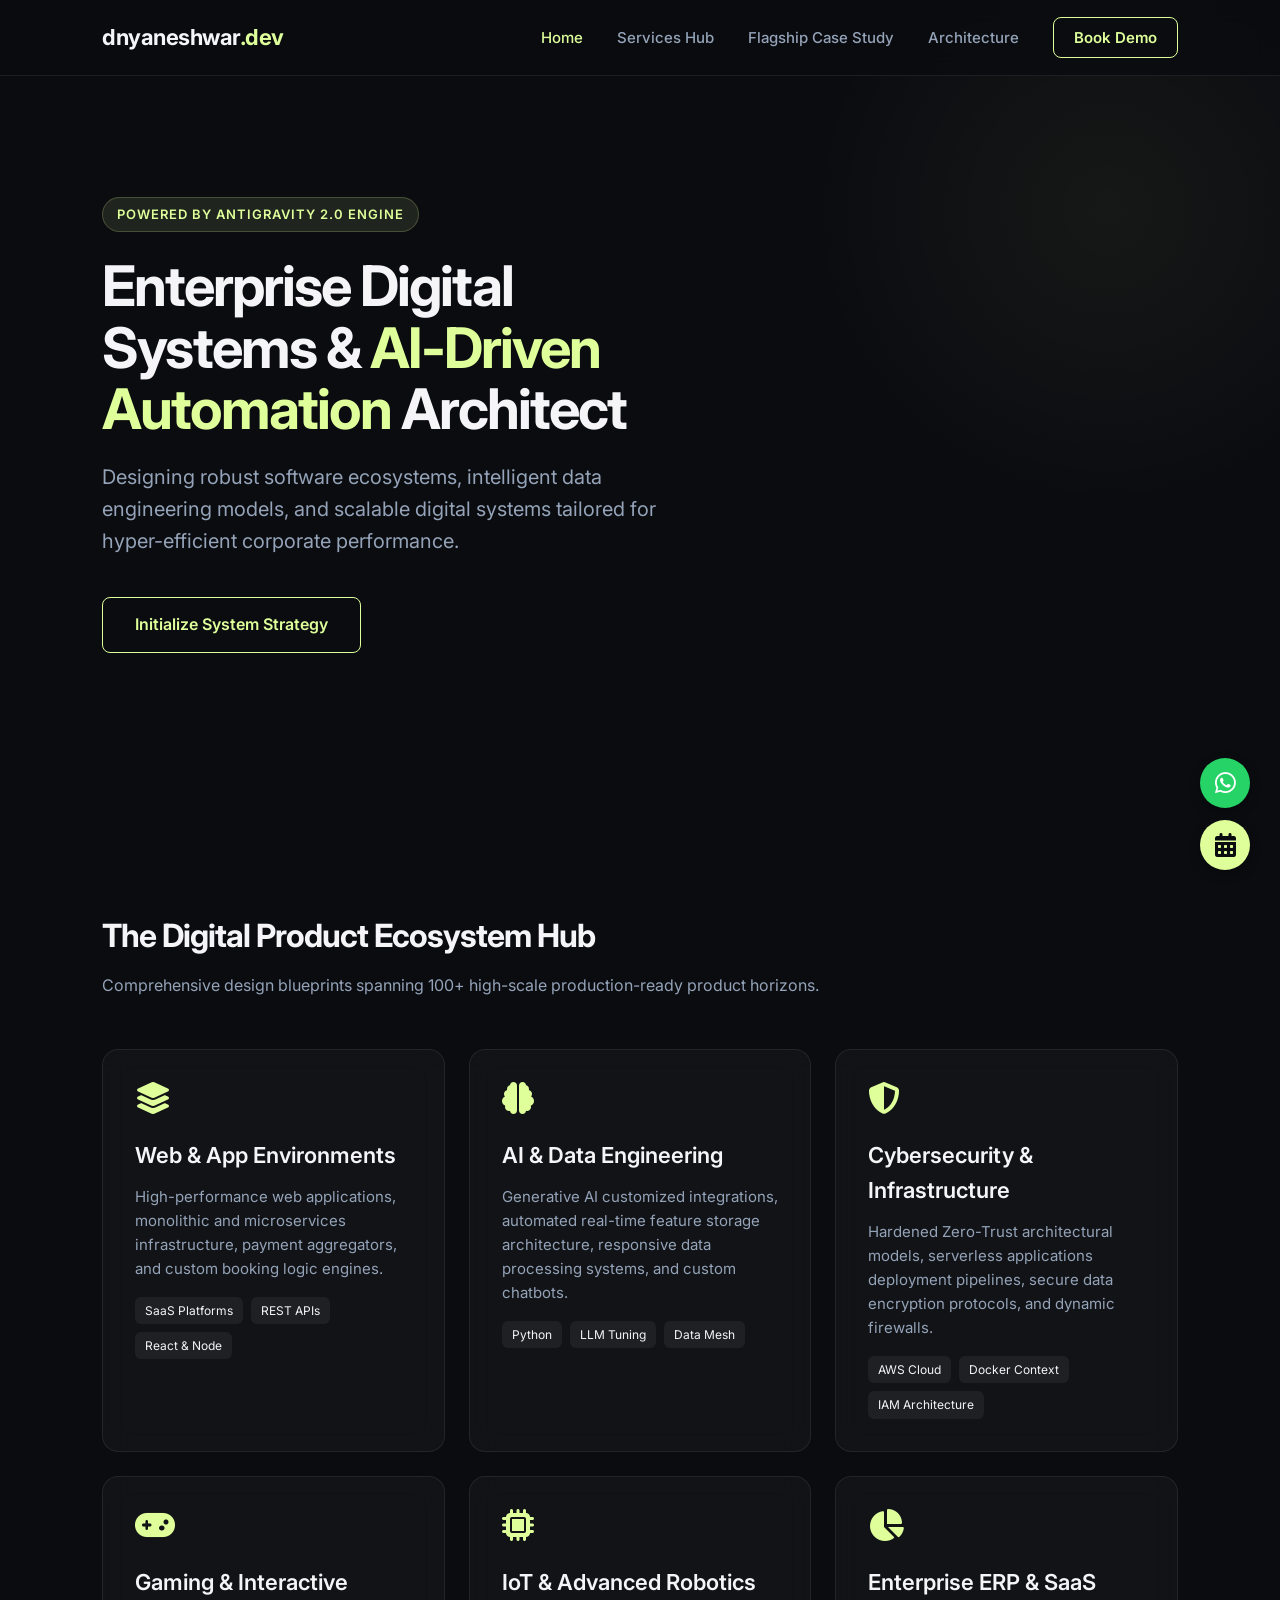
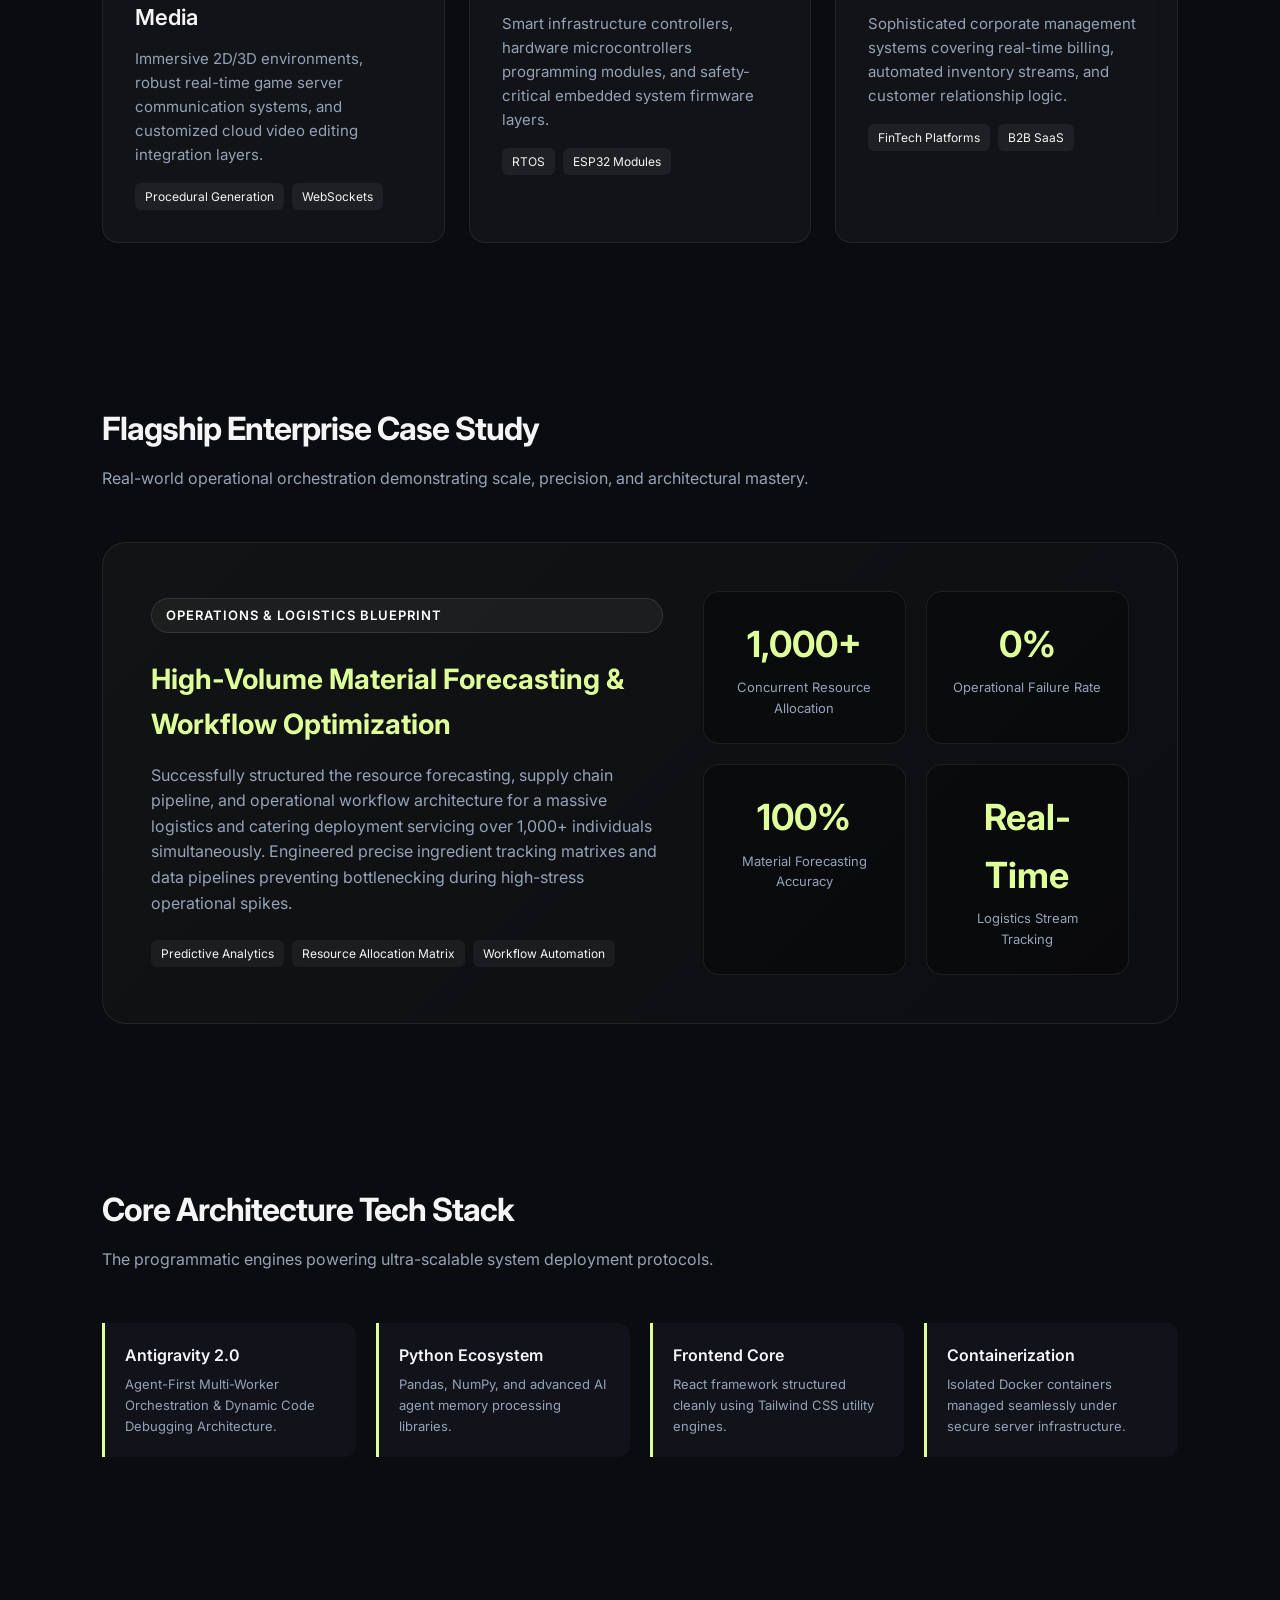
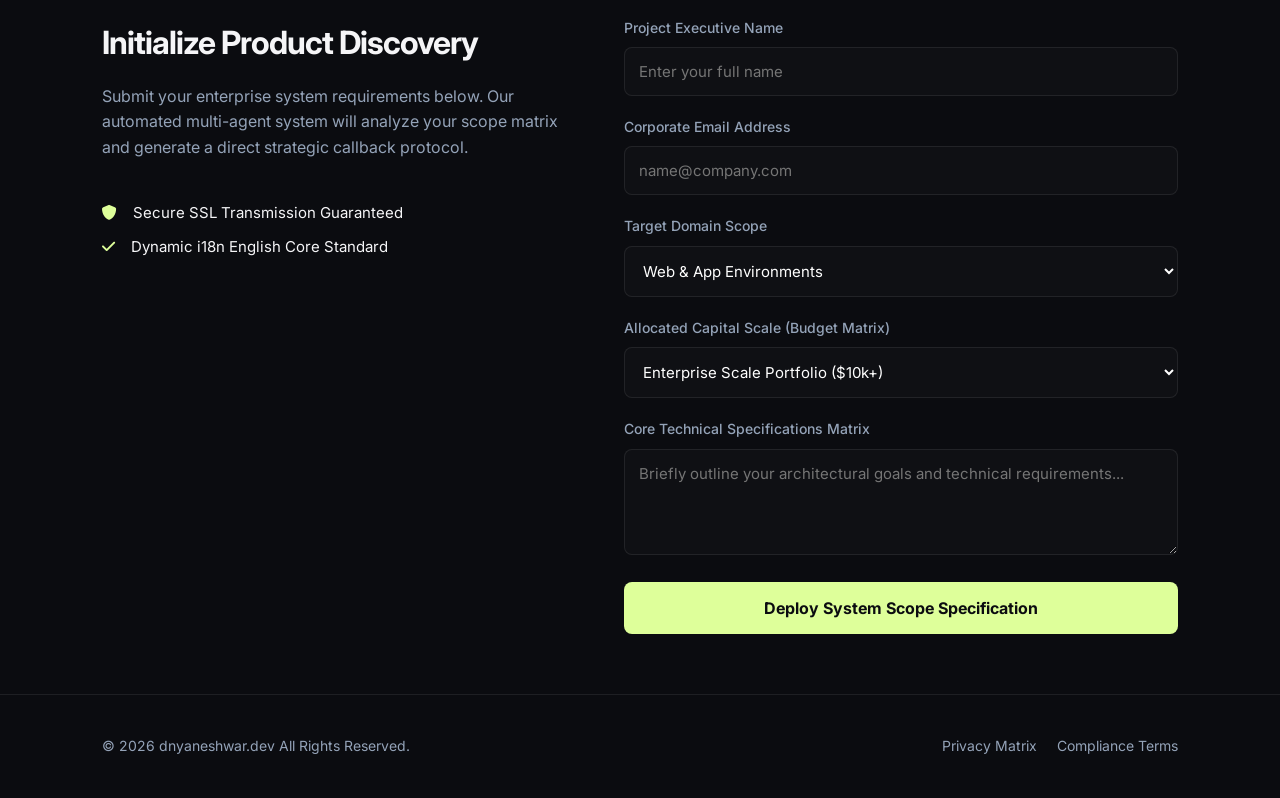
<file: index.html>
<!DOCTYPE html>
<html lang="en">
<head>
    <meta charset="UTF-8">
    <meta name="viewport" content="width=device-width, initial-scale=1.0">
    <title>Dnyaneshwar B. Adagale | Enterprise Tech Architect & Automation Specialist</title>
    <link rel="preconnect" href="https://fonts.googleapis.com">
    <link rel="preconnect" href="https://fonts.gstatic.com" crossorigin>
    <link href="https://fonts.googleapis.com/css2?family=Inter:wght@300;400;500;600;700&display=swap" rel="stylesheet">
    <link rel="stylesheet" href="https://cdnjs.cloudflare.com/ajax/libs/font-awesome/6.5.1/css/all.min.css">
    <style>
        :root {
            --bg-main: #0b0c10;
            --bg-card: rgba(255, 255, 255, 0.03);
            --border-card: rgba(255, 255, 255, 0.08);
            --accent-neon: #deff9a;
            --accent-glow: rgba(222, 255, 154, 0.15);
            --text-primary: #f5f5f7;
            --text-secondary: #94a3b8;
        }

        * {
            box-sizing: border-box;
            margin: 0;
            padding: 0;
            font-family: 'Inter', sans-serif;
            scroll-behavior: smooth;
        }

        body {
            background-color: var(--bg-main);
            color: var(--text-primary);
            overflow-x: hidden;
            line-height: 1.6;
        }

        /* Ambient background glow */
        .glow-bg {
            position: absolute;
            width: 600px;
            height: 600px;
            background: radial-gradient(circle, rgba(222, 255, 154, 0.05) 0%, transparent 70%);
            top: -10%;
            right: -10%;
            z-index: 0;
            pointer-events: none;
        }

        header {
            position: fixed;
            top: 0;
            width: 100%;
            padding: 20px 8%;
            background: rgba(11, 12, 16, 0.8);
            backdrop-filter: blur(12px);
            border-bottom: 1px solid var(--border-card);
            display: flex;
            justify-content: space-between;
            align-items: center;
            z-index: 1000;
        }

        .logo {
            font-size: 22px;
            font-weight: 700;
            letter-spacing: -0.5px;
        }

        .logo span {
            color: var(--accent-neon);
        }

        nav a {
            color: var(--text-secondary);
            text-decoration: none;
            margin-left: 30px;
            font-size: 15px;
            font-weight: 500;
            transition: color 0.3s;
        }

        nav a:hover, nav a.active {
            color: var(--accent-neon);
        }

        .cta-btn {
            background: transparent;
            border: 1px solid var(--accent-neon);
            color: var(--accent-neon);
            padding: 10px 20px;
            border-radius: 8px;
            font-weight: 600;
            text-decoration: none;
            transition: all 0.3s;
        }

        .cta-btn:hover {
            background: var(--accent-neon);
            color: var(--bg-main);
            box-shadow: 0 0 20px var(--accent-glow);
        }

        section {
            padding: 100px 8% 60px;
            position: relative;
            z-index: 1;
        }

        /* Hero Section */
        .hero {
            min-height: 90vh;
            display: flex;
            flex-direction: column;
            justify-content: center;
            align-items: flex-start;
            max-width: 800px;
        }

        .badge {
            background: rgba(222, 255, 154, 0.1);
            color: var(--accent-neon);
            padding: 6px 14px;
            border-radius: 20px;
            font-size: 13px;
            font-weight: 600;
            margin-bottom: 24px;
            border: 1px solid rgba(222, 255, 154, 0.2);
            text-transform: uppercase;
            letter-spacing: 1px;
        }

        h1 {
            font-size: 56px;
            font-weight: 700;
            letter-spacing: -2px;
            line-height: 1.1;
            margin-bottom: 20px;
        }

        h1 span {
            color: var(--accent-neon);
        }

        .hero p {
            font-size: 20px;
            color: var(--text-secondary);
            margin-bottom: 40px;
            max-width: 650px;
        }

        /* Service Hub Grid */
        .section-title {
            font-size: 32px;
            font-weight: 700;
            margin-bottom: 12px;
            letter-spacing: -1px;
        }

        .section-subtitle {
            color: var(--text-secondary);
            margin-bottom: 50px;
            font-size: 16px;
        }

        .grid-container {
            display: grid;
            grid-template-columns: repeat(auto-fit, minmax(320px, 1fr));
            gap: 24px;
            width: 100%;
        }

        .card {
            background: var(--bg-card);
            border: 1px solid var(--border-card);
            border-radius: 16px;
            padding: 32px;
            backdrop-filter: blur(12px);
            transition: all 0.3s cubic-bezier(0.4, 0, 0.2, 1);
        }

        .card:hover {
            border-color: var(--accent-neon);
            transform: translateY(-5px);
            box-shadow: 0 10px 30px rgba(0, 0, 0, 0.5);
        }

        .card i {
            font-size: 32px;
            color: var(--accent-neon);
            margin-bottom: 24px;
        }

        .card h3 {
            font-size: 22px;
            font-weight: 600;
            margin-bottom: 12px;
        }

        .card p {
            color: var(--text-secondary);
            font-size: 15px;
            margin-bottom: 16px;
        }

        .card-tags {
            display: flex;
            flex-wrap: wrap;
            gap: 8px;
        }

        .tag {
            background: rgba(255, 255, 255, 0.05);
            color: var(--text-primary);
            padding: 4px 10px;
            border-radius: 6px;
            font-size: 12px;
        }

        /* Flagship Case Study */
        .flagship-case {
            background: linear-gradient(135deg, rgba(222, 255, 154, 0.03) 0%, rgba(255,255,255,0.01) 100%);
            border: 1px solid var(--border-card);
            border-radius: 24px;
            padding: 48px;
            display: grid;
            grid-template-columns: 1.2fr 1fr;
            gap: 40px;
            align-items: center;
            margin-top: 30px;
        }

        .metric-grid {
            display: grid;
            grid-template-columns: 1fr 1fr;
            gap: 20px;
        }

        .metric-box {
            background: rgba(0,0,0,0.3);
            border: 1px solid var(--border-card);
            padding: 24px;
            border-radius: 16px;
            text-align: center;
        }

        .metric-num {
            font-size: 36px;
            font-weight: 700;
            color: var(--accent-neon);
        }

        .metric-label {
            font-size: 13px;
            color: var(--text-secondary);
            margin-top: 4px;
        }

        /* Tech Stack / Architecture Architecture Blueprint */
        .architecture-blueprint {
            display: grid;
            grid-template-columns: repeat(4, 1fr);
            gap: 20px;
            margin-top: 30px;
        }

        .arch-node {
            background: #12131a;
            border-left: 3px solid var(--accent-neon);
            padding: 20px;
            border-radius: 0 12px 12px 0;
        }

        .arch-node h4 {
            font-size: 16px;
            font-weight: 600;
            margin-bottom: 6px;
        }

        .arch-node p {
            font-size: 13px;
            color: var(--text-secondary);
        }

        /* Contact & Form */
        .contact-wrapper {
            display: grid;
            grid-template-columns: 1fr 1.2fr;
            gap: 60px;
        }

        .form-group {
            margin-bottom: 20px;
        }

        label {
            display: block;
            font-size: 14px;
            font-weight: 500;
            margin-bottom: 8px;
            color: var(--text-secondary);
        }

        input, textarea, select {
            width: 100%;
            background: rgba(255,255,255,0.02);
            border: 1px solid var(--border-card);
            padding: 14px;
            border-radius: 8px;
            color: #fff;
            font-size: 15px;
            transition: border 0.3s;
        }

        input:focus, textarea:focus, select:focus {
            outline: none;
            border-color: var(--accent-neon);
        }

        button[type="submit"] {
            background: var(--accent-neon);
            color: var(--bg-main);
            border: none;
            padding: 16px 32px;
            border-radius: 8px;
            font-weight: 700;
            font-size: 16px;
            cursor: pointer;
            transition: all 0.3s;
            width: 100%;
        }

        button[type="submit"]:hover {
            box-shadow: 0 0 25px var(--accent-glow);
            transform: translateY(-2px);
        }

        footer {
            padding: 40px 8%;
            border-top: 1px solid var(--border-card);
            display: flex;
            justify-content: space-between;
            align-items: center;
            color: var(--text-secondary);
            font-size: 14px;
        }

        .floating-action {
            position: fixed;
            bottom: 30px;
            right: 30px;
            display: flex;
            flex-direction: column;
            gap: 12px;
            z-index: 999;
        }

        .floating-btn {
            width: 50px;
            height: 50px;
            border-radius: 50%;
            background: #25d366;
            color: #fff;
            display: flex;
            justify-content: center;
            align-items: center;
            font-size: 24px;
            text-decoration: none;
            box-shadow: 0 4px 12px rgba(0,0,0,0.3);
            transition: transform 0.3s;
        }

        .floating-btn.demo-call {
            background: var(--accent-neon);
            color: var(--bg-main);
        }

        .floating-btn:hover {
            transform: scale(1.1);
        }

        @media (max-width: 968px) {
            h1 { font-size: 40px; }
            .flagship-case, .contact-wrapper, .architecture-blueprint {
                grid-template-columns: 1fr;
            }
            header { padding: 20px 4%; }
            section { padding: 100px 4% 40px; }
        }
    </style>
</head>
<body>

    <div class="glow-bg"></div>

    <header>
        <div class="logo">dnyaneshwar<span>.dev</span></div>
        <nav>
            <a href="#hero" class="active">Home</a>
            <a href="#services">Services Hub</a>
            <a href="#case-study">Flagship Case Study</a>
            <a href="#architecture">Architecture</a>
            <a href="#contact" class="cta-btn">Book Demo</a>
        </nav>
    </header>

    <section id="hero" class="hero">
        <div class="badge">Powered by Antigravity 2.0 Engine</div>
        <h1>Enterprise Digital Systems & <span>AI-Driven Automation</span> Architect</h1>
        <p>Designing robust software ecosystems, intelligent data engineering models, and scalable digital systems tailored for hyper-efficient corporate performance.</p>
        <a href="#contact" class="cta-btn" style="padding: 14px 32px; font-size: 16px;">Initialize System Strategy</a>
    </section>

    <section id="services">
        <h2 class="section-title">The Digital Product Ecosystem Hub</h2>
        <p class="section-subtitle">Comprehensive design blueprints spanning 100+ high-scale production-ready product horizons.</p>
        
        <div class="grid-container">
            <div class="card">
                <i class="fa-solid fa-layer-group"></i>
                <h3>Web & App Environments</h3>
                <p>High-performance web applications, monolithic and microservices infrastructure, payment aggregators, and custom booking logic engines.</p>
                <div class="card-tags">
                    <span class="tag">SaaS Platforms</span>
                    <span class="tag">REST APIs</span>
                    <span class="tag">React & Node</span>
                </div>
            </div>
            
            <div class="card">
                <i class="fa-solid fa-brain"></i>
                <h3>AI & Data Engineering</h3>
                <p>Generative AI customized integrations, automated real-time feature storage architecture, responsive data processing systems, and custom chatbots.</p>
                <div class="card-tags">
                    <span class="tag">Python</span>
                    <span class="tag">LLM Tuning</span>
                    <span class="tag">Data Mesh</span>
                </div>
            </div>

            <div class="card">
                <i class="fa-solid fa-shield-halved"></i>
                <h3>Cybersecurity & Infrastructure</h3>
                <p>Hardened Zero-Trust architectural models, serverless applications deployment pipelines, secure data encryption protocols, and dynamic firewalls.</p>
                <div class="card-tags">
                    <span class="tag">AWS Cloud</span>
                    <span class="tag">Docker Context</span>
                    <span class="tag">IAM Architecture</span>
                </div>
            </div>

            <div class="card">
                <i class="fa-solid fa-gamepad"></i>
                <h3>Gaming & Interactive Media</h3>
                <p>Immersive 2D/3D environments, robust real-time game server communication systems, and customized cloud video editing integration layers.</p>
                <div class="card-tags">
                    <span class="tag">Procedural Generation</span>
                    <span class="tag">WebSockets</span>
                </div>
            </div>

            <div class="card">
                <i class="fa-solid fa-microchip"></i>
                <h3>IoT & Advanced Robotics</h3>
                <p>Smart infrastructure controllers, hardware microcontrollers programming modules, and safety-critical embedded system firmware layers.</p>
                <div class="card-tags">
                    <span class="tag">RTOS</span>
                    <span class="tag">ESP32 Modules</span>
                </div>
            </div>

            <div class="card">
                <i class="fa-solid fa-chart-pie"></i>
                <h3>Enterprise ERP & SaaS</h3>
                <p>Sophisticated corporate management systems covering real-time billing, automated inventory streams, and customer relationship logic.</p>
                <div class="card-tags">
                    <span class="tag">FinTech Platforms</span>
                    <span class="tag">B2B SaaS</span>
                </div>
            </div>
        </div>
    </section>

    <section id="case-study">
        <h2 class="section-title">Flagship Enterprise Case Study</h2>
        <p class="section-subtitle">Real-world operational orchestration demonstrating scale, precision, and architectural mastery.</p>
        
        <div class="flagship-case">
            <div>
                <div class="badge" style="background: rgba(255,255,255,0.05); color:#fff; border-color: rgba(255,255,255,0.1)">Operations & Logistics Blueprint</div>
                <h3 style="font-size: 28px; margin-bottom: 16px; color: var(--accent-neon);">High-Volume Material Forecasting & Workflow Optimization</h3>
                <p style="color: var(--text-secondary); font-size: 16px; margin-bottom: 24px;">
                    Successfully structured the resource forecasting, supply chain pipeline, and operational workflow architecture for a massive logistics and catering deployment servicing over 1,000+ individuals simultaneously. Engineered precise ingredient tracking matrixes and data pipelines preventing bottlenecking during high-stress operational spikes.
                </p>
                <div class="card-tags">
                    <span class="tag">Predictive Analytics</span>
                    <span class="tag">Resource Allocation Matrix</span>
                    <span class="tag">Workflow Automation</span>
                </div>
            </div>
            
            <div class="metric-grid">
                <div class="metric-box">
                    <div class="metric-num">1,000+</div>
                    <div class="metric-label">Concurrent Resource Allocation</div>
                </div>
                <div class="metric-box">
                    <div class="metric-num">0%</div>
                    <div class="metric-label">Operational Failure Rate</div>
                </div>
                <div class="metric-box">
                    <div class="metric-num">100%</div>
                    <div class="metric-label">Material Forecasting Accuracy</div>
                </div>
                <div class="metric-box">
                    <div class="metric-num">Real-Time</div>
                    <div class="metric-label">Logistics Stream Tracking</div>
                </div>
            </div>
        </div>
    </section>

    <section id="architecture">
        <h2 class="section-title">Core Architecture Tech Stack</h2>
        <p class="section-subtitle">The programmatic engines powering ultra-scalable system deployment protocols.</p>
        
        <div class="architecture-blueprint">
            <div class="arch-node">
                <h4>Antigravity 2.0</h4>
                <p>Agent-First Multi-Worker Orchestration & Dynamic Code Debugging Architecture.</p>
            </div>
            <div class="arch-node">
                <h4>Python Ecosystem</h4>
                <p>Pandas, NumPy, and advanced AI agent memory processing libraries.</p>
            </div>
            <div class="arch-node">
                <h4>Frontend Core</h4>
                <p>React framework structured cleanly using Tailwind CSS utility engines.</p>
            </div>
            <div class="arch-node">
                <h4>Containerization</h4>
                <p>Isolated Docker containers managed seamlessly under secure server infrastructure.</p>
            </div>
        </div>
    </section>

    <section id="contact">
        <div class="contact-wrapper">
            <div>
                <h2 class="section-title">Initialize Product Discovery</h2>
                <p style="color: var(--text-secondary); margin-top: 16px; font-size: 16px;">
                    Submit your enterprise system requirements below. Our automated multi-agent system will analyze your scope matrix and generate a direct strategic callback protocol.
                </p>
                <div style="margin-top: 40px;">
                    <p style="font-size: 15px; margin-bottom: 10px;"><i class="fa-solid fa-shield" style="color: var(--accent-neon); margin-right: 12px;"></i> Secure SSL Transmission Guaranteed</p>
                    <p style="font-size: 15px; margin-bottom: 10px;"><i class="fa-solid fa-check" style="color: var(--accent-neon); margin-right: 12px;"></i> Dynamic i18n English Core Standard</p>
                </div>
            </div>
            
            <form onsubmit="event.preventDefault(); alert('Inquiry logged into Antigravity 2.0 Agent Stream.');">
                <div class="form-group">
                    <label for="name">Project Executive Name</label>
                    <input type="text" id="name" placeholder="Enter your full name" required>
                </div>
                <div class="form-group">
                    <label for="email">Corporate Email Address</label>
                    <input type="email" id="email" placeholder="name@company.com" required>
                </div>
                <div class="form-group">
                    <label for="scope">Target Domain Scope</label>
                    <select id="scope">
                        <option>Web & App Environments</option>
                        <option>AI & Data Engineering Model</option>
                        <option>Cybersecurity & Infrastructure</option>
                        <option>Custom SaaS Platform Design</option>
                    </select>
                </div>
                <div class="form-group">
                    <label for="budget">Allocated Capital Scale (Budget Matrix)</label>
                    <select id="budget">
                        <option>Enterprise Scale Portfolio ($10k+)</option>
                        <option>Mid-Market Product Stream ($5k - $10k)</option>
                        <option>Custom Minimum Viable Prototype (< $5k)</option>
                    </select>
                </div>
                <div class="form-group">
                    <label for="details">Core Technical Specifications Matrix</label>
                    <textarea id="details" rows="4" placeholder="Briefly outline your architectural goals and technical requirements..."></textarea>
                </div>
                <button type="submit">Deploy System Scope Specification</button>
            </form>
        </div>
    </section>

    <footer>
        <div>© 2026 dnyaneshwar.dev All Rights Reserved.</div>
        <div style="display: flex; gap: 20px;">
            <a href="#" style="color: var(--text-secondary); text-decoration: none;">Privacy Matrix</a>
            <a href="#" style="color: var(--text-secondary); text-decoration: none;">Compliance Terms</a>
        </div>
    </footer>

    <div class="floating-action">
        <a href="https://wa.me/917507093235" class="floating-btn" target="_blank"><i class="fa-brands fa-whatsapp"></i></a>
        <a href="#contact" class="floating-btn demo-call"><i class="fa-solid fa-calendar-days"></i></a>
    </div>

</body>
</html>
</file>
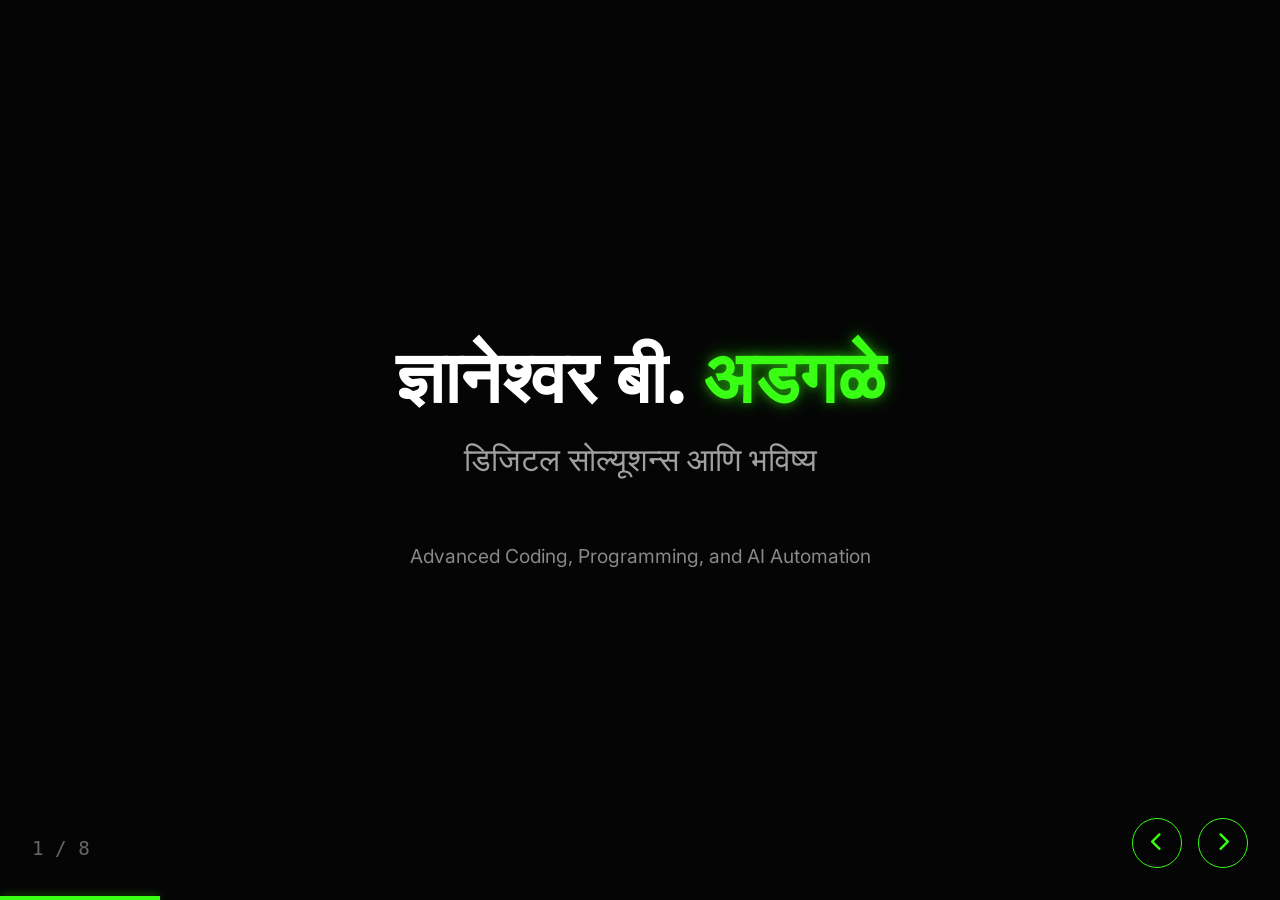
<file: presentation.html>
<!DOCTYPE html>
<html lang="mr">
<head>
    <meta charset="UTF-8">
    <meta name="viewport" content="width=device-width, initial-scale=1.0">
    <title>Digital Solutions & Future - Dnyaneshwar B. Adagale</title>
    <link href="https://fonts.googleapis.com/css2?family=Inter:wght@300;500;700;900&family=Space+Grotesk:wght@700&display=swap" rel="stylesheet">
    <link rel="stylesheet" href="https://cdnjs.cloudflare.com/ajax/libs/font-awesome/6.4.0/css/all.min.css">
    <style>
        :root {
            --bg-dark: #050505;
            --text-main: #f0f0f0;
            --neon-green: #39ff14;
            --neon-green-glow: rgba(57, 255, 20, 0.4);
            --transition: transform 0.5s cubic-bezier(0.4, 0, 0.2, 1);
        }

        * {
            margin: 0;
            padding: 0;
            box-sizing: border-box;
        }

        body {
            font-family: 'Inter', sans-serif;
            background-color: var(--bg-dark);
            color: var(--text-main);
            overflow: hidden;
            width: 100vw;
            height: 100vh;
        }

        h1, h2, h3 {
            font-family: 'Space Grotesk', sans-serif;
        }

        .presentation-container {
            width: 100%;
            height: 100%;
            position: relative;
        }

        .slide {
            position: absolute;
            top: 0;
            left: 0;
            width: 100%;
            height: 100%;
            display: flex;
            flex-direction: column;
            justify-content: center;
            align-items: center;
            text-align: center;
            padding: 4rem;
            opacity: 0;
            transform: scale(0.9) translateX(50px);
            transition: all 0.6s cubic-bezier(0.4, 0, 0.2, 1);
            pointer-events: none;
        }

        .slide.active {
            opacity: 1;
            transform: scale(1) translateX(0);
            pointer-events: all;
            z-index: 10;
        }

        .slide.prev {
            transform: scale(0.9) translateX(-50px);
        }

        .title {
            font-size: 4.5rem;
            margin-bottom: 1rem;
            color: #fff;
        }

        .neon {
            color: var(--neon-green);
            text-shadow: 0 0 10px var(--neon-green-glow), 0 0 20px var(--neon-green-glow);
        }

        .subtitle {
            font-size: 2rem;
            color: #a0a0a0;
            margin-bottom: 2rem;
            font-weight: 300;
        }

        .content-box {
            background: rgba(20, 20, 20, 0.8);
            border: 1px solid rgba(57, 255, 20, 0.2);
            padding: 3rem;
            border-radius: 16px;
            max-width: 800px;
            box-shadow: 0 10px 30px rgba(0,0,0,0.5), inset 0 0 20px rgba(57, 255, 20, 0.05);
            backdrop-filter: blur(10px);
            text-align: left;
        }

        ul {
            list-style: none;
            font-size: 1.4rem;
            line-height: 2;
        }

        ul li {
            position: relative;
            padding-left: 2rem;
            margin-bottom: 1rem;
        }

        ul li::before {
            content: '▹';
            position: absolute;
            left: 0;
            color: var(--neon-green);
            font-weight: bold;
        }

        /* Controls */
        .controls {
            position: absolute;
            bottom: 2rem;
            right: 2rem;
            z-index: 100;
            display: flex;
            gap: 1rem;
        }

        .btn {
            background: transparent;
            border: 1px solid var(--neon-green);
            color: var(--neon-green);
            width: 50px;
            height: 50px;
            border-radius: 50%;
            cursor: pointer;
            font-size: 1.2rem;
            transition: all 0.3s ease;
            display: flex;
            align-items: center;
            justify-content: center;
        }

        .btn:hover {
            background: var(--neon-green);
            color: #000;
            box-shadow: 0 0 15px var(--neon-green-glow);
        }

        .progress-bar {
            position: absolute;
            bottom: 0;
            left: 0;
            height: 4px;
            background: var(--neon-green);
            width: 0%;
            transition: width 0.3s ease;
            box-shadow: 0 0 10px var(--neon-green-glow);
            z-index: 100;
        }

        .slide-counter {
            position: absolute;
            bottom: 2.5rem;
            left: 2rem;
            font-size: 1.2rem;
            color: #666;
            z-index: 100;
            font-family: monospace;
        }
    </style>
</head>
<body>

    <div class="presentation-container" id="slider">
        
        <!-- Slide 1 -->
        <div class="slide active">
            <h1 class="title">ज्ञानेश्वर बी. <span class="neon">अडगळे</span></h1>
            <h2 class="subtitle">डिजिटल सोल्यूशन्स आणि भविष्य</h2>
            <p style="font-size: 1.2rem; color: #888; margin-top: 2rem;">Advanced Coding, Programming, and AI Automation</p>
        </div>

        <!-- Slide 2 -->
        <div class="slide">
            <h1 class="title">डिजिटल <span class="neon">प्रॉडक्ट इकोसिस्टम</span></h1>
            <h2 class="subtitle">एक धावता आढावा</h2>
            <div class="content-box">
                <p style="font-size: 1.2rem; margin-bottom: 1.5rem; color: #ccc;">आपण कोडिंग आणि प्रोग्रामिंगच्या मदतीने एक संपूर्ण डिजिटल इकोसिस्टम तयार करू शकतो.</p>
                <ul>
                    <li>Web & Mobile</li>
                    <li>AI & Data Science</li>
                    <li>Software & SaaS</li>
                    <li>Gaming, Media, Security & Cloud</li>
                </ul>
            </div>
        </div>

        <!-- Slide 3 -->
        <div class="slide">
            <h1 class="title">Web & <span class="neon">Mobile</span></h1>
            <h2 class="subtitle">वेबसाईट आणि मोबाईल ॲप्सची दुनिया</h2>
            <div class="content-box">
                <ul>
                    <li><strong>वेबसाईट्स:</strong> पोर्टफोलिओ, ई-कॉमर्स, ब्लॉग्स, आणि प्रगत वेब ॲप्लिकेशन्स.</li>
                    <li><strong>मोबाईल ॲप्स:</strong> अँड्रॉइड (Android) आणि iOS ॲप्स, क्रॉस-प्लॅटफॉर्म डेव्हलपमेंट.</li>
                    <li><strong>टेक्नॉलॉजी:</strong> React, Node.js, Flutter, HTML/CSS.</li>
                </ul>
            </div>
        </div>

        <!-- Slide 4 -->
        <div class="slide">
            <h1 class="title">AI & <span class="neon">Data Science</span></h1>
            <h2 class="subtitle">ऑटोमेशन आणि प्रगत डेटा ॲनालिटिक्स</h2>
            <div class="content-box">
                <ul>
                    <li><strong>AI टूल्स:</strong> कस्टम चॅटबॉट्स, जेनेरेटिव्ह AI (Generative AI) इंटिग्रेशन.</li>
                    <li><strong>डेटा ऑटोमेशन:</strong> मॅन्युअल डेटा एंट्रीचे ऑटोमेशन (AI-Assisted Workflows).</li>
                    <li><strong>ॲनालिटिक्स:</strong> प्रेडिक्टिव्ह मॉडेल्स आणि डॅशबोर्ड्स.</li>
                </ul>
            </div>
        </div>

        <!-- Slide 5 -->
        <div class="slide">
            <h1 class="title">Software & <span class="neon">SaaS</span></h1>
            <h2 class="subtitle">एंटरप्राइझ लेव्हल सॉफ्टवेअर सोल्यूशन्स</h2>
            <div class="content-box">
                <ul>
                    <li><strong>SaaS Development:</strong> दरमहा सबस्क्रिप्शनवर चालणारे वेब-बेस्ड टूल्स.</li>
                    <li><strong>एंटरप्राइझ सिस्टीम:</strong> ERP, CRM (ग्राहक व्यवस्थापन), आणि इन्व्हेंटरी सॉफ्टवेअर.</li>
                    <li><strong>स्केलेबिलिटी:</strong> क्लाउड-नेटिव्ह आर्किटेक्चर.</li>
                </ul>
            </div>
        </div>

        <!-- Slide 6 -->
        <div class="slide">
            <h1 class="title">Security & <span class="neon">Cloud</span></h1>
            <h2 class="subtitle">सायबर सुरक्षा आणि क्लाउड इन्फ्रास्ट्रक्चर</h2>
            <div class="content-box">
                <ul>
                    <li><strong>DevOps:</strong> सर्व्हर ऑटोमेशन आणि CI/CD पाईपलाईन्स.</li>
                    <li><strong>क्लाउड सर्व्हिसेस:</strong> AWS, Google Cloud, आणि Azure मॅनेजमेंट.</li>
                    <li><strong>डेटा सिक्युरिटी:</strong> एन्क्रिप्शन आणि सुरक्षित एपीआय (API) डिझाईन.</li>
                </ul>
            </div>
        </div>

        <!-- Slide 7 -->
        <div class="slide">
            <h1 class="title">The Antigravity <span class="neon">Stack</span></h1>
            <h2 class="subtitle">Antigravity 2.0 आणि कोडिंगचे भविष्य</h2>
            <div class="content-box">
                <ul>
                    <li><strong>मल्टी-एजंट वर्कफ्लो:</strong> Antigravity 2.0 चा वापर करून अत्यंत वेगवान डेव्हलपमेंट.</li>
                    <li><strong>AI को-पायलट:</strong> कोड जनरेशन, डिबगिंग आणि ऑटोमेटेड टेस्टिंग.</li>
                    <li><strong>भविष्यवेधी तंत्रज्ञान:</strong> क्लायंट्सना सर्वात जलद आणि अचूक रिझल्ट्स.</li>
                </ul>
            </div>
        </div>

        <!-- Slide 8 -->
        <div class="slide">
            <h1 class="title">Let's <span class="neon">Connect</span></h1>
            <h2 class="subtitle">तुमच्या स्वप्नांना डिजिटल रूप देऊया</h2>
            <div class="content-box" style="text-align: center;">
                <h3 style="font-size: 2rem; margin-bottom: 0.5rem; color: #fff;">ज्ञानेश्वर भानुदास अडगळे (DBA)</h3>
                <p style="color: var(--neon-green); margin-bottom: 2rem; font-size: 1.2rem;">Data Specialist & AI Professional</p>
                <p style="font-size: 1.2rem; color: #ccc; margin-bottom: 0.5rem;"><i class="fas fa-envelope"></i> contact@dnyaneshwar.dev</p>
                <p style="font-size: 1.2rem; color: #ccc; margin-bottom: 2rem;"><i class="fas fa-globe"></i> www.dnyaneshwar.dev</p>
                <p style="font-style: italic; color: #888;">"Empowering Business with Data Precision and AI-Driven Automation."</p>
            </div>
        </div>

    </div>

    <div class="progress-bar" id="progress"></div>
    <div class="slide-counter" id="counter">1 / 8</div>
    
    <div class="controls">
        <button class="btn" id="prevBtn" title="Previous"><i class="fas fa-chevron-left"></i></button>
        <button class="btn" id="nextBtn" title="Next"><i class="fas fa-chevron-right"></i></button>
    </div>

    <script>
        document.addEventListener('DOMContentLoaded', () => {
            const slides = document.querySelectorAll('.slide');
            const prevBtn = document.getElementById('prevBtn');
            const nextBtn = document.getElementById('nextBtn');
            const progressBar = document.getElementById('progress');
            const counter = document.getElementById('counter');
            
            let currentSlide = 0;
            const totalSlides = slides.length;

            function updateSlides() {
                slides.forEach((slide, index) => {
                    slide.classList.remove('active', 'prev');
                    if (index === currentSlide) {
                        slide.classList.add('active');
                    } else if (index < currentSlide) {
                        slide.classList.add('prev');
                    }
                });

                // Update Progress Bar & Counter
                const progress = ((currentSlide + 1) / totalSlides) * 100;
                progressBar.style.width = progress + '%';
                counter.innerText = `${currentSlide + 1} / ${totalSlides}`;
            }

            function nextSlide() {
                if (currentSlide < totalSlides - 1) {
                    currentSlide++;
                    updateSlides();
                }
            }

            function prevSlide() {
                if (currentSlide > 0) {
                    currentSlide--;
                    updateSlides();
                }
            }

            nextBtn.addEventListener('click', nextSlide);
            prevBtn.addEventListener('click', prevSlide);

            // Keyboard Navigation
            document.addEventListener('keydown', (e) => {
                if (e.key === 'ArrowRight' || e.key === ' ') {
                    nextSlide();
                } else if (e.key === 'ArrowLeft') {
                    prevSlide();
                }
            });

            // Init
            updateSlides();
        });
    </script>
</body>
</html>
</file>
